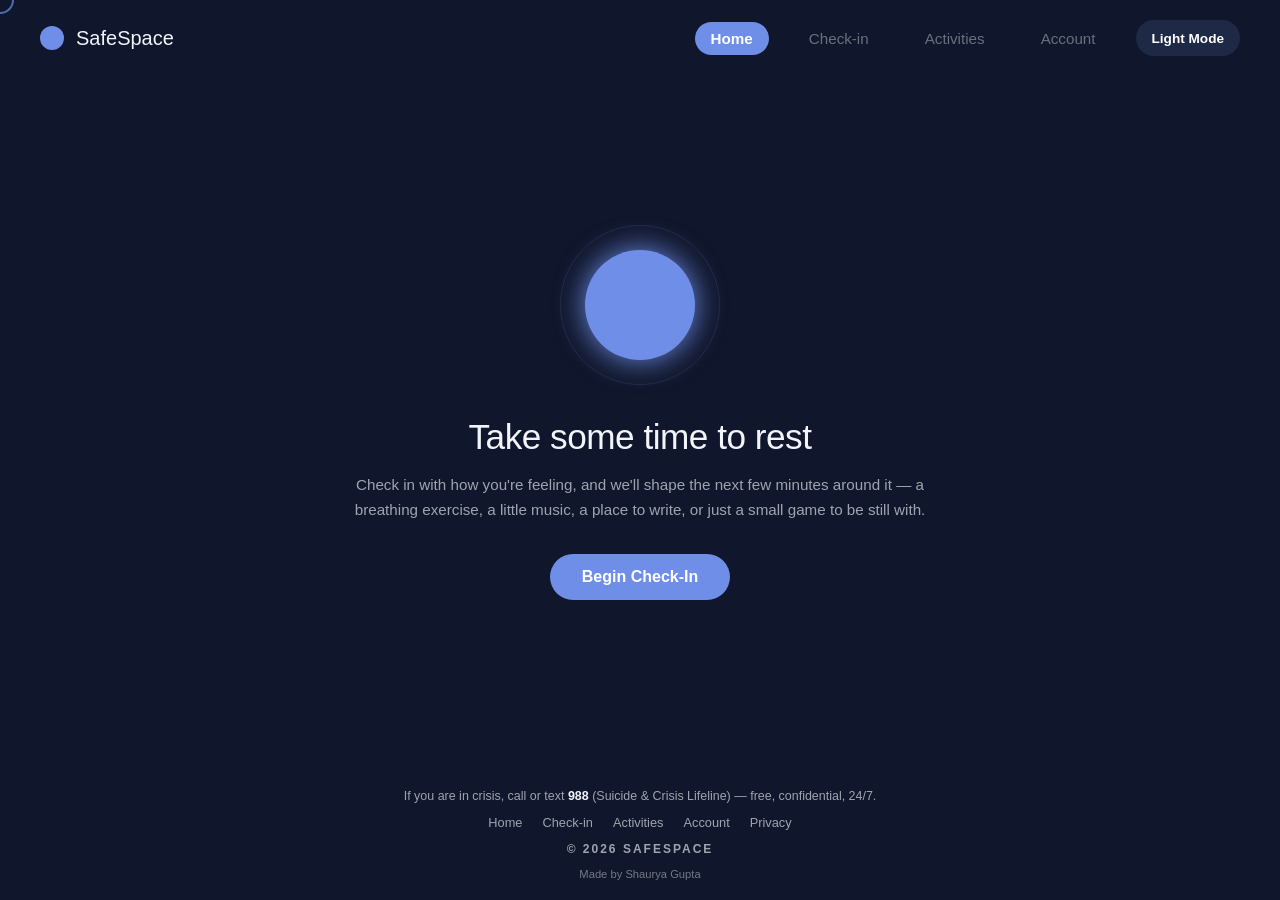
<file: index.html>
<!DOCTYPE html>
<html lang="en">
<head>
  <meta charset="UTF-8">
  <meta name="viewport" content="width=device-width, initial-scale=1.0">
  <title>SafeSpace — Home</title>
  <meta name="description" content="SafeSpace is a calm check-in space to pause, breathe, journal, and reset — a few quiet minutes shaped around how you're feeling.">

  <!-- Open Graph / Twitter Card: controls the title, description, and
       image shown when this page is shared as a link (iMessage, Slack,
       Discord, X, etc.). og:image points at a generated preview image
       (images/og-image.png) rather than a screenshot. -->
  <meta property="og:type" content="website">
  <meta property="og:site_name" content="SafeSpace">
  <meta property="og:title" content="SafeSpace — Take some time to rest">
  <meta property="og:description" content="A calm check-in space to pause, breathe, journal, and reset — a few quiet minutes shaped around how you're feeling.">
  <meta property="og:image" content="images/og-image.png">
  <meta name="twitter:card" content="summary_large_image">
  <meta name="twitter:title" content="SafeSpace — Take some time to rest">
  <meta name="twitter:description" content="A calm check-in space to pause, breathe, journal, and reset.">
  <meta name="twitter:image" content="images/og-image.png">

  <!-- Favicon: SVG for modern browsers, PNG fallbacks for older ones
       and for the iOS home-screen icon (apple-touch-icon). -->
  <link rel="icon" type="image/svg+xml" href="images/favicon.svg">
  <link rel="icon" type="image/png" sizes="32x32" href="images/favicon-32.png">
  <link rel="icon" type="image/png" sizes="16x16" href="images/favicon-16.png">
  <link rel="apple-touch-icon" href="images/apple-touch-icon.png">
  <link rel="manifest" href="site.webmanifest">
  <meta name="theme-color" content="#10162b">
  <link rel="stylesheet" href="style.css">
</head>
<body>

  <!-- This tiny script must stay inline (not moved into script.js) and
       must stay first in <body>: it runs synchronously before the
       browser paints anything, so a returning visitor in light mode
       never sees a flash of the default dark theme while script.js
       (which is `defer`red, and so runs later) catches up. -->
  <script>
    (function() {
      try {
        if (localStorage.getItem('safespace_theme') === 'light') {
          document.body.classList.add('light-theme');
        }
      } catch (e) {}
    })();
  </script>

  <!-- Custom Cursor Element (see script.js section 1 + style.css) -->
  <div class="custom-cursor"></div>

  <!-- Navigation Bar: shared markup/structure repeated on every page.
       #navToggleBtn is the mobile hamburger (hidden on desktop, see
       style.css); the three <span>s are its animated bars. -->
  <header class="navbar">
    <a href="index.html" class="logo" aria-label="SafeSpace home">
      <span class="logo-icon"></span>
      <span class="logo-text">SafeSpace</span>
    </a>
    <button id="navToggleBtn" class="nav-toggle" aria-label="Toggle navigation menu" aria-expanded="false">
      <span></span>
      <span></span>
      <span></span>
    </button>
    <nav class="nav-links">
      <a href="index.html" class="nav-item active">Home</a>
      <a href="check-in.html" class="nav-item">Check-in</a>
      <a href="activities.html" class="nav-item">Activities</a>
      <a href="account.html" class="nav-item">Account</a>
      <button id="themeToggleBtn" class="nav-btn" aria-label="Toggle theme">Light Mode</button>
    </nav>
  </header>

  <!-- Main Hero Section -->
  <main class="hero-container">
    <div class="circle-graphic">
      <div class="inner-circle"></div>
    </div>

    <h1 class="hero-title">Take some time to rest</h1>
    
    <p class="hero-description">
      Check in with how you're feeling, and we'll shape the next few minutes around it — a breathing exercise, a little music, a place to write, or just a small game to be still with.
    </p>

    <button id="checkInBtn" class="primary-btn">Begin Check-In</button>
  </main>

  <!-- Footer -->
  <footer class="footer">
    <p class="footer-crisis">If you are in crisis, call or text <strong>988</strong> (Suicide &amp; Crisis Lifeline) &mdash; free, confidential, 24/7.</p>
    <nav class="footer-links">
      <a href="index.html">Home</a>
      <a href="check-in.html">Check-in</a>
      <a href="activities.html">Activities</a>
      <a href="account.html">Account</a>
      <a href="privacy.html">Privacy</a>
    </nav>
    <p class="footer-copy">&copy; <span id="footerYear">2026</span> SAFESPACE</p>
    <p class="footer-credit">Made by Shaurya Gupta</p>
  </footer>

  <!-- `defer` lets the browser paint the page immediately instead of
       blocking on this download; it still runs (in order, before
       DOMContentLoaded) once parsing finishes. -->
  <script src="script.js" defer></script>
</body>
</html>
</file>
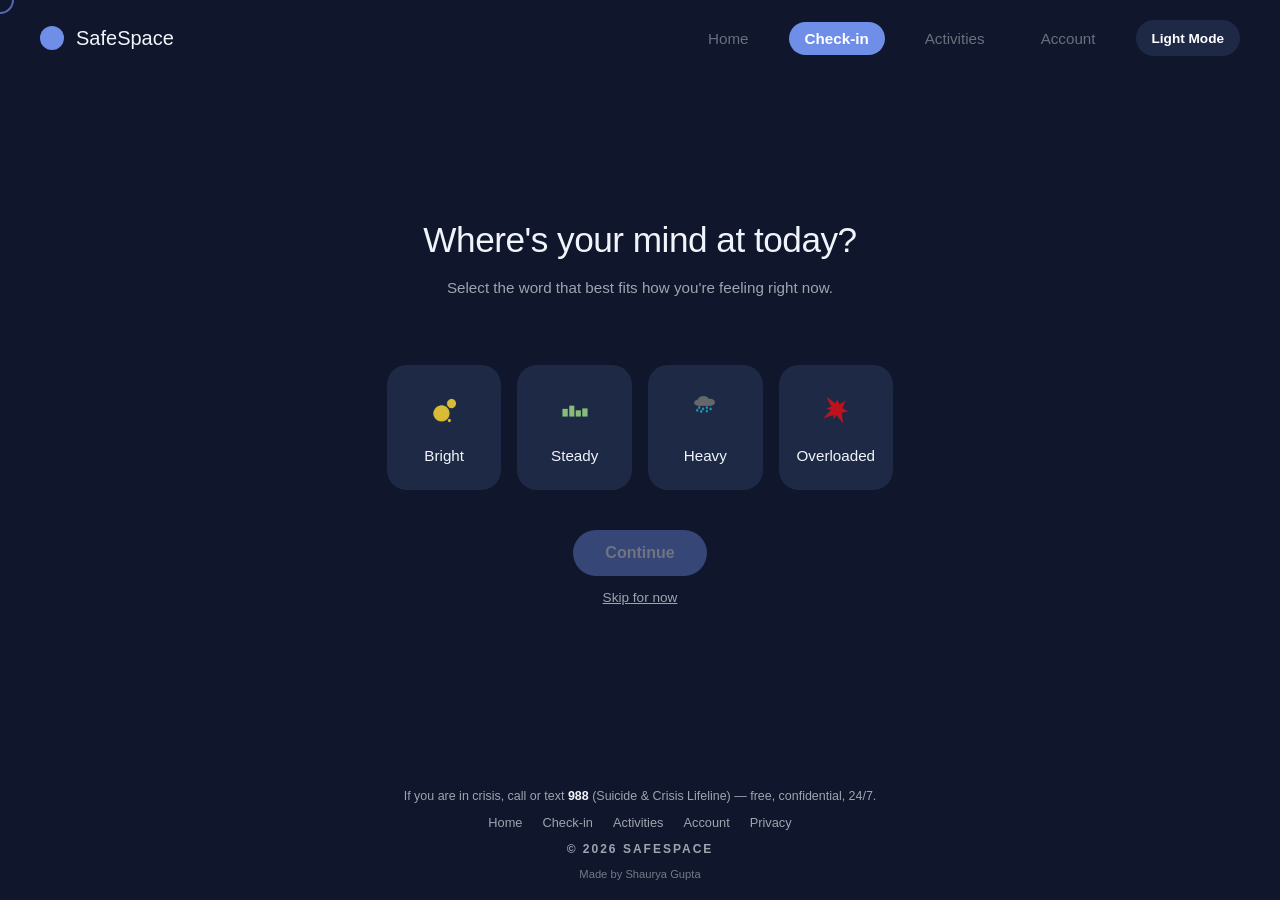
<file: check-in.html>
<!DOCTYPE html>
<html lang="en">
<head>
  <meta charset="UTF-8">
  <meta name="viewport" content="width=device-width, initial-scale=1.0">
  <title>SafeSpace — Check-In</title>
  <meta name="description" content="Check in with how you're feeling right now, and SafeSpace will shape the next few minutes around it.">

  <!-- Open Graph / Twitter Card (link previews) — see index.html for
       a fuller explanation of this block. -->
  <meta property="og:type" content="website">
  <meta property="og:site_name" content="SafeSpace">
  <meta property="og:title" content="SafeSpace — Check-In">
  <meta property="og:description" content="Check in with how you're feeling right now, and SafeSpace will shape the next few minutes around it.">
  <meta property="og:image" content="images/og-image.png">
  <meta name="twitter:card" content="summary_large_image">
  <meta name="twitter:title" content="SafeSpace — Check-In">
  <meta name="twitter:description" content="Check in with how you're feeling right now.">
  <meta name="twitter:image" content="images/og-image.png">
  <link rel="icon" type="image/svg+xml" href="images/favicon.svg">
  <link rel="icon" type="image/png" sizes="32x32" href="images/favicon-32.png">
  <link rel="icon" type="image/png" sizes="16x16" href="images/favicon-16.png">
  <link rel="apple-touch-icon" href="images/apple-touch-icon.png">
  <link rel="manifest" href="site.webmanifest">
  <meta name="theme-color" content="#10162b">
  <link rel="stylesheet" href="style.css">
</head>
<body>

  <script>
    // Applies the saved theme before first paint, avoiding a flash of the
    // default (dark) theme on every page navigation.
    (function() {
      try {
        if (localStorage.getItem('safespace_theme') === 'light') {
          document.body.classList.add('light-theme');
        }
      } catch (e) {}
    })();
  </script>

  <!-- Custom Cursor Element -->
  <div class="custom-cursor"></div>

  <!-- Navigation Bar -->
  <header class="navbar">
    <a href="index.html" class="logo" aria-label="SafeSpace home">
      <span class="logo-icon"></span>
      <span class="logo-text">SafeSpace</span>
    </a>
    <button id="navToggleBtn" class="nav-toggle" aria-label="Toggle navigation menu" aria-expanded="false">
      <span></span>
      <span></span>
      <span></span>
    </button>
    <nav class="nav-links">
      <a href="index.html" class="nav-item">Home</a>
      <a href="check-in.html" class="nav-item active">Check-in</a>
      <a href="activities.html" class="nav-item">Activities</a>
      <a href="account.html" class="nav-item">Account</a>
      <button id="themeToggleBtn" class="nav-btn" aria-label="Toggle theme">Light Mode</button>
    </nav>
  </header>

  <!-- Check-In Content Section -->
  <main class="hero-container check-in-container">
    <h1 class="hero-title">Where's your mind at today?</h1>
    <p class="hero-description">Select the word that best fits how you're feeling right now.</p>

    <!-- Emotion Selection Grid — clicking a card (script.js section 4)
         marks it .selected and enables "Continue". Each `data-emotion`
         value is saved to localStorage and read back on activities.html
         to tailor that page (see script.js section 5). -->
    <div class="emotion-grid">
      <button type="button" class="emotion-card" data-emotion="bright">
        <img id="bright_image" class="emotion-icon" src="images/bright.png" alt="Bright">
        <p>Bright</p>
      </button>

      <button type="button" class="emotion-card" data-emotion="steady">
        <img id="steady_image" class="emotion-icon" src="images/steady.png" alt="Steady">
        <p>Steady</p>
      </button>

      <button type="button" class="emotion-card" data-emotion="heavy">
        <img id="heavy_image" class="emotion-icon" src="images/heavy.png" alt="Heavy">
        <p>Heavy</p>
      </button>

      <button type="button" class="emotion-card" data-emotion="overloaded">
        <img id="overloaded_image" class="emotion-icon" src="images/overloaded.png" alt="Overloaded">
        <p>Overloaded</p>
      </button>
    </div>

    <!-- Disabled until a mood card above is clicked. -->
    <button id="submitCheckInBtn" class="primary-btn" disabled>Continue</button>
    <!-- Skips straight to Activities with no mood saved (clears any
         previous selection too). -->
    <button id="skipCheckInBtn" class="skip-btn" type="button">Skip for now</button>
  </main>

  <!-- Footer -->
  <footer class="footer">
    <p class="footer-crisis">If you are in crisis, call or text <strong>988</strong> (Suicide &amp; Crisis Lifeline) &mdash; free, confidential, 24/7.</p>
    <nav class="footer-links">
      <a href="index.html">Home</a>
      <a href="check-in.html">Check-in</a>
      <a href="activities.html">Activities</a>
      <a href="account.html">Account</a>
      <a href="privacy.html">Privacy</a>
    </nav>
    <p class="footer-copy">&copy; <span id="footerYear">2026</span> SAFESPACE</p>
    <p class="footer-credit">Made by Shaurya Gupta</p>
  </footer>

  <script src="script.js" defer></script>
</body>
</html>
</file>
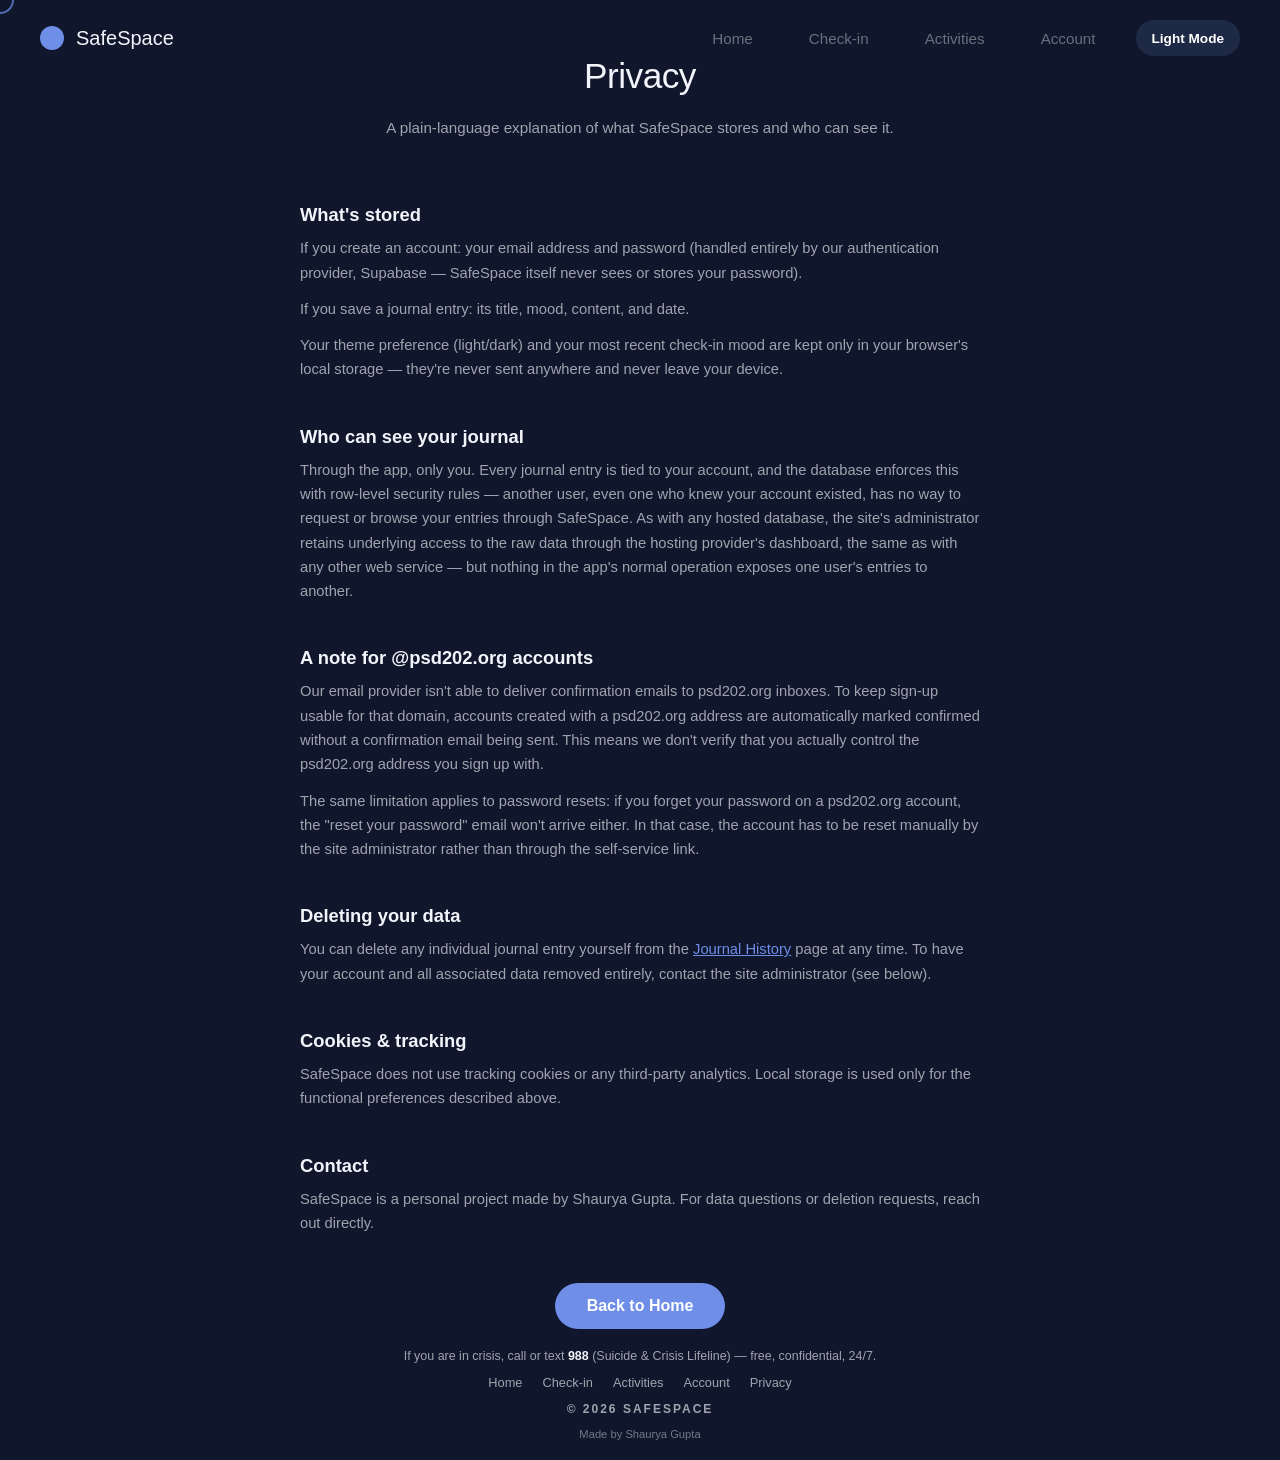
<file: privacy.html>
<!DOCTYPE html>
<html lang="en">
<head>
  <meta charset="UTF-8">
  <meta name="viewport" content="width=device-width, initial-scale=1.0">
  <title>SafeSpace — Privacy</title>
  <meta name="description" content="What SafeSpace stores, who can see it, and how to delete it.">
  <link rel="icon" type="image/svg+xml" href="images/favicon.svg">
  <link rel="icon" type="image/png" sizes="32x32" href="images/favicon-32.png">
  <link rel="icon" type="image/png" sizes="16x16" href="images/favicon-16.png">
  <link rel="apple-touch-icon" href="images/apple-touch-icon.png">
  <link rel="manifest" href="site.webmanifest">
  <meta name="theme-color" content="#10162b">
  <link rel="stylesheet" href="style.css">
</head>
<body>

  <script>
    // Applies the saved theme before first paint, avoiding a flash of the
    // default (dark) theme on every page navigation.
    (function() {
      try {
        if (localStorage.getItem('safespace_theme') === 'light') {
          document.body.classList.add('light-theme');
        }
      } catch (e) {}
    })();
  </script>

  <!-- Custom Cursor Element -->
  <div class="custom-cursor"></div>

  <!-- Navigation Bar -->
  <header class="navbar">
    <a href="index.html" class="logo" aria-label="SafeSpace home">
      <span class="logo-icon"></span>
      <span class="logo-text">SafeSpace</span>
    </a>
    <button id="navToggleBtn" class="nav-toggle" aria-label="Toggle navigation menu" aria-expanded="false">
      <span></span>
      <span></span>
      <span></span>
    </button>
    <nav class="nav-links">
      <a href="index.html" class="nav-item">Home</a>
      <a href="check-in.html" class="nav-item">Check-in</a>
      <a href="activities.html" class="nav-item">Activities</a>
      <a href="account.html" class="nav-item">Account</a>
      <button id="themeToggleBtn" class="nav-btn" aria-label="Toggle theme">Light Mode</button>
    </nav>
  </header>

  <main class="hero-container policy-page">
    <h1 class="hero-title">Privacy</h1>
    <p class="hero-description">A plain-language explanation of what SafeSpace stores and who can see it.</p>

    <section class="policy-section">
      <h2>What's stored</h2>
      <p>If you create an account: your email address and password (handled entirely by our authentication provider, Supabase — SafeSpace itself never sees or stores your password).</p>
      <p>If you save a journal entry: its title, mood, content, and date.</p>
      <p>Your theme preference (light/dark) and your most recent check-in mood are kept only in your browser's local storage — they're never sent anywhere and never leave your device.</p>
    </section>

    <section class="policy-section">
      <h2>Who can see your journal</h2>
      <p>Through the app, only you. Every journal entry is tied to your account, and the database enforces this with row-level security rules — another user, even one who knew your account existed, has no way to request or browse your entries through SafeSpace. As with any hosted database, the site's administrator retains underlying access to the raw data through the hosting provider's dashboard, the same as with any other web service — but nothing in the app's normal operation exposes one user's entries to another.</p>
    </section>

    <section class="policy-section">
      <h2>A note for @psd202.org accounts</h2>
      <p>Our email provider isn't able to deliver confirmation emails to psd202.org inboxes. To keep sign-up usable for that domain, accounts created with a psd202.org address are automatically marked confirmed without a confirmation email being sent. This means we don't verify that you actually control the psd202.org address you sign up with.</p>
      <p>The same limitation applies to password resets: if you forget your password on a psd202.org account, the "reset your password" email won't arrive either. In that case, the account has to be reset manually by the site administrator rather than through the self-service link.</p>
    </section>

    <section class="policy-section">
      <h2>Deleting your data</h2>
      <p>You can delete any individual journal entry yourself from the <a href="journal-history.html">Journal History</a> page at any time. To have your account and all associated data removed entirely, contact the site administrator (see below).</p>
    </section>

    <section class="policy-section">
      <h2>Cookies &amp; tracking</h2>
      <p>SafeSpace does not use tracking cookies or any third-party analytics. Local storage is used only for the functional preferences described above.</p>
    </section>

    <section class="policy-section">
      <h2>Contact</h2>
      <p>SafeSpace is a personal project made by Shaurya Gupta. For data questions or deletion requests, reach out directly.</p>
    </section>

    <a href="index.html" class="primary-btn">Back to Home</a>
  </main>

  <footer class="footer">
    <p class="footer-crisis">If you are in crisis, call or text <strong>988</strong> (Suicide &amp; Crisis Lifeline) &mdash; free, confidential, 24/7.</p>
    <nav class="footer-links">
      <a href="index.html">Home</a>
      <a href="check-in.html">Check-in</a>
      <a href="activities.html">Activities</a>
      <a href="account.html">Account</a>
      <a href="privacy.html">Privacy</a>
    </nav>
    <p class="footer-copy">&copy; <span id="footerYear">2026</span> SAFESPACE</p>
    <p class="footer-credit">Made by Shaurya Gupta</p>
  </footer>

  <script src="script.js" defer></script>
</body>
</html>
</file>
<file: style.css>
/* ==========================================================
   SafeSpace — design tokens
   A softer, low-saturation blue/indigo palette (chosen for a
   calmer, easier-on-the-eyes feel than the original saturated
   navy + hot pink/maroon scheme).
   Light: 60% #f7f8fc · 30% #e4e9f5 · 10% #4a67c4
   Dark:  60% #10162b · 30% #1e2a45 · 10% #6e8ee8

   Every color in this file is one of the CSS variables below (never a
   hardcoded hex, aside from a few one-off overlays like button shadows).
   That's what lets the whole site swap between dark/light instantly —
   see script.js section 2 for how `.light-theme` gets toggled.
   ========================================================== */

:root {
  /* Default Dark Mode */
  --bg-color: #10162b;      /* 60% Dominant */
  --surface-color: #1e2a45; /* 30% Secondary */
  --accent-color: #6e8ee8;  /* 10% Accent */
  --text-main: #f1f4fa;
  --text-muted: rgba(241, 244, 250, 0.64);
  --nav-inactive: rgba(241, 244, 250, 0.4);
  --success-color: #8fe3ab;
  --error-color: #ffb3b3;
}

body.light-theme {
  /* Light Mode — overrides the same variable names above */
  --bg-color: #f7f8fc;      /* 60% Dominant */
  --surface-color: #e4e9f5; /* 30% Secondary */
  --accent-color: #4a67c4;  /* 10% Accent */
  --text-main: #1e2333;
  --text-muted: rgba(30, 35, 51, 0.64);
  --nav-inactive: #6b7a99;
  --success-color: #1f8a4c;
  --error-color: #c62f2f;
}

/* Global reset: strip default browser margins/padding and use the
   border-box model everywhere, so `width` + `padding` never surprise us. */
* {
  margin: 0;
  padding: 0;
  box-sizing: border-box;
  font-family: -apple-system, BlinkMacSystemFont, "Segoe UI", Roboto, Helvetica, Arial, sans-serif;
}

/* Some elements set their own `display` (flex/grid) via a class, which as
   author CSS otherwise overrides the browser's default `[hidden]` rule. */
[hidden] {
  display: none !important;
}

html {
  /* Belt-and-suspenders against any child element accidentally causing a
     horizontal scrollbar (nothing on the page should intentionally need
     one). */
  overflow-x: hidden;
  width: 100%;
}

body {
  background-color: var(--bg-color);
  color: var(--text-main);
  min-height: 100vh;
  width: 100%;
  /* Every page is one big vertical flex column: navbar at top, footer at
     bottom, main content pushed to fill the space between via
     `justify-content: space-between`. */
  display: flex;
  flex-direction: column;
  justify-content: space-between;
  align-items: center;
  padding: 20px 40px;
  overflow-x: hidden;
  transition: background-color 0.3s ease, color 0.3s ease;
  cursor: none; /* Hides standard OS cursor */
}

a, button {
  cursor: none; /* Keeps custom cursor active on interactive elements */
}

/* Touch devices have no mouse to drive the custom cursor, so it would
   otherwise sit frozen in the top-left corner. Fall back to the native
   pointer there. */
@media (hover: none) {
  body,
  a,
  button {
    cursor: auto;
  }

  .custom-cursor {
    display: none;
  }
}

/* Custom Cursor Styling — this div is repositioned to follow the real
   mouse in script.js section 1 (a `mousemove` listener updates its
   `left`/`top`), which is why the OS cursor is hidden above. */
.custom-cursor {
  width: 28px;
  height: 28px;
  border: 2px solid var(--accent-color);
  border-radius: 50%;
  position: fixed;
  top: 0;
  left: 0;
  pointer-events: none;
  z-index: 9999;
  opacity: 0.7;
  transform: translate(-50%, -50%);
  transition: transform 0.08s ease-out, background-color 0.3s ease, border-color 0.3s ease;
}

/* ==========================================================
   Navbar
   ========================================================== */

.navbar {
  width: 100%;
  display: flex;
  justify-content: space-between;
  align-items: center;
  position: relative; /* anchors the mobile dropdown nav-links below */
}

.logo {
  display: flex;
  align-items: center;
  gap: 12px;
  font-size: 1.25rem;
  font-weight: 500;
  margin-right: auto;
  text-decoration: none;
  color: var(--text-main);
  border-radius: 12px;
  transition: opacity 0.2s ease;
}

.logo:hover {
  opacity: 0.85;
}

.logo-icon {
  width: 24px;
  height: 24px;
  background-color: var(--accent-color);
  border-radius: 50%;
  display: inline-block;
  transition: background-color 0.3s ease;
}

.nav-links {
  display: flex;
  align-items: center;
  gap: 24px;
}

.nav-item {
  color: var(--nav-inactive);
  text-decoration: none;
  font-size: 0.95rem;
  padding: 8px 16px;
  border-radius: 20px;
  transition: all 0.2s ease;
}

.nav-item.active {
  background-color: var(--accent-color);
  color: #ffffff;
  font-weight: 600;
}

.nav-item:hover:not(.active) {
  color: var(--text-main);
}

.nav-btn {
  padding: 0 16px;
  height: 36px;
  background-color: var(--surface-color);
  color: #ffffff;
  border: none;
  border-radius: 20px;
  font-size: 0.85rem;
  font-weight: 600;
  transition: background-color 0.3s ease;
}

.nav-btn:hover {
  opacity: 0.9;
}

/* Mobile Nav Toggle (hamburger) — hidden by default, shown only under
   the 700px breakpoint near the bottom of this file. The three <span>
   bars animate into an "X" via the `.open` class (toggled in script.js
   section 1c). */
.nav-toggle {
  display: none;
  flex-direction: column;
  justify-content: center;
  align-items: center;
  gap: 5px;
  width: 40px;
  height: 40px;
  background: transparent;
  border: none;
  border-radius: 10px;
  flex-shrink: 0;
}

.nav-toggle span {
  display: block;
  width: 22px;
  height: 2px;
  background-color: var(--text-main);
  border-radius: 2px;
  transition: transform 0.25s ease, opacity 0.2s ease;
}

.nav-toggle.open span:nth-child(1) {
  transform: translateY(7px) rotate(45deg);
}

.nav-toggle.open span:nth-child(2) {
  opacity: 0;
}

.nav-toggle.open span:nth-child(3) {
  transform: translateY(-7px) rotate(-45deg);
}

/* ==========================================================
   Shared Hero/Page Layout
   Every page's <main> uses .hero-container (or a page-specific
   variant that extends it, like .check-in-container) to center its
   content in a single narrow column.
   ========================================================== */

.hero-container {
  display: flex;
  flex-direction: column;
  align-items: center;
  text-align: center;
  max-width: 580px;
  margin: auto 0;
}

/* The pulsing accent circle on the homepage. */
.circle-graphic {
  width: 160px;
  height: 160px;
  border-radius: 50%;
  border: 1px solid var(--surface-color);
  display: flex;
  justify-content: center;
  align-items: center;
  margin-bottom: 32px;
}

.inner-circle {
  width: 110px;
  height: 110px;
  background-color: var(--accent-color);
  border-radius: 50%;
  box-shadow: 0 0 30px var(--accent-color);
  transition: background-color 0.3s ease, box-shadow 0.3s ease;
}

.hero-title {
  font-size: 2.2rem;
  font-weight: 400;
  margin-bottom: 16px;
  letter-spacing: -0.5px;
}

.hero-description {
  font-size: 0.95rem;
  line-height: 1.6;
  color: var(--text-muted);
  margin-bottom: 32px;
}

/* ==========================================================
   Buttons
   ========================================================== */

.primary-btn {
  background-color: var(--accent-color);
  color: #ffffff;
  font-size: 1rem;
  font-weight: 600;
  padding: 14px 32px;
  border: none;
  border-radius: 28px;
  transition: transform 0.2s ease, opacity 0.2s ease, background-color 0.3s ease;
}

/* .primary-btn is normally a <button>, but a few places (like the 404
   page's "Back to Home") reuse it on an <a> instead — anchors default
   to `display: inline` and no underline-removal, so this fixes both. */
a.primary-btn {
  display: inline-block;
  text-decoration: none;
}

.secondary-btn {
  background-color: rgba(20, 86, 219, 0.832);
  color: #ffffff;
  font-size: 0.95rem;
  padding: 12px 18px;
  width: 220px;
  max-width: 100%;
  border: 1px solid rgba(18, 71, 245, 0.47);
  text-align: center;
  border-radius: 24px;
  text-decoration: none;
  display: inline-block;
}

.secondary-btn:hover {
  background-color: rgba(18, 71, 245, 0.7);
}

.primary-btn:hover {
  opacity: 0.9;
  transform: translateY(-1px);
}

/* ==========================================================
   Footer
   ========================================================== */

.footer {
  display: flex;
  flex-direction: column;
  align-items: center;
  gap: 12px;
  margin-top: 20px;
}

.footer-links {
  display: flex;
  flex-wrap: wrap;
  justify-content: center;
  gap: 20px;
}

.footer-links a {
  color: var(--text-muted);
  text-decoration: none;
  font-size: 0.8rem;
  transition: color 0.2s ease;
}

.footer-links a:hover {
  color: var(--text-main);
}

/* "© <year> SAFESPACE" - the year itself is filled in by script.js
   section 1b so it never goes stale. */
.footer-copy {
  font-size: 0.75rem;
  letter-spacing: 2px;
  color: var(--text-muted);
  font-weight: 700;
}

.footer-credit {
  font-size: 0.7rem;
  color: var(--text-muted);
  opacity: 0.7;
}

.footer-crisis {
  font-size: 0.78rem;
  color: var(--text-muted);
  text-align: center;
  max-width: 480px;
}

.footer-crisis strong {
  color: var(--text-main);
}

/* ==========================================================
   Check-In Page Styles
   ========================================================== */

.check-in-container {
  max-width: 680px;
}

.emotion-grid {
  display: grid;
  grid-template-columns: repeat(4, 1fr);
  gap: 16px;
  width: 100%;
  margin: 32px 0 40px;
}

@media (max-width: 600px) {
  .emotion-grid {
    grid-template-columns: repeat(2, 1fr);
  }
}

.emotion-card {
  background-color: var(--surface-color);
  border: 2px solid transparent;
  border-radius: 20px;
  padding: 24px 16px;
  display: flex;
  flex-direction: column;
  align-items: center;
  gap: 16px;
  color: var(--text-main);
  font-size: 0.95rem;
  font-weight: 500;
  transition: transform 0.2s ease, border-color 0.2s ease, background-color 0.3s ease;
}

.emotion-card:hover {
  transform: translateY(-3px);
  border-color: var(--accent-color);
}

/* Applied by script.js section 4 when a card is clicked. */
.emotion-card.selected {
  border-color: var(--accent-color);
  background-color: rgba(255, 255, 255, 0.08);
  box-shadow: 0 0 20px rgba(0, 0, 0, 0.15);
}

.emotion-card img,
.emotion-icon {
  width: 40px;
  height: 40px;
  max-width: 100%;
  object-fit: contain;
  background-color: transparent;
  opacity: 0.85;
  transition: opacity 0.2s ease, transform 0.2s ease;
}

.emotion-card:hover .emotion-icon,
.emotion-card:hover img,
.emotion-card.selected .emotion-icon,
.emotion-card.selected img {
  opacity: 1;
  transform: scale(1.1);
}

/* The check-in "Continue" button starts disabled until a mood is
   picked (see script.js section 4). */
.primary-btn:disabled {
  opacity: 0.4;
  cursor: not-allowed;
  transform: none;
}

.skip-btn {
  background: transparent;
  border: none;
  color: var(--text-muted);
  font-size: 0.85rem;
  margin-top: 14px;
  text-decoration: underline;
  transition: color 0.2s ease, opacity 0.2s ease;
}

.skip-btn:hover {
  color: var(--text-main);
  opacity: 0.9;
}

/* ==========================================================
   Activities Page Styles
   ========================================================== */

.activities-container {
  max-width: 900px;
  width: 100%;
  margin: 40px auto;
}

.activity-header {
  margin-bottom: 32px;
  text-align: center;
}

.crisis-note {
  margin-top: 16px;
  padding: 12px 20px;
  background-color: var(--surface-color);
  border-radius: 14px;
  font-size: 0.85rem;
  color: var(--text-muted);
  max-width: 480px;
  margin-left: auto;
  margin-right: auto;
}

.crisis-note strong {
  color: var(--text-main);
}

.activities-grid {
  display: flex;
  flex-direction: column;
  gap: 32px;
  width: 100%;
}

.activity-card {
  background-color: var(--surface-color);
  border-radius: 24px;
  padding: 32px;
  text-align: center;
  display: flex;
  flex-direction: column;
  align-items: center;
  gap: 16px;
  border: 2px solid transparent;
  transition: border-color 0.3s ease, transform 0.3s ease;
}

/* Highlights the activity card recommended for the mood picked during
   check-in (see script.js section 5). */
.activity-card.recommended {
  border-color: var(--accent-color);
  box-shadow: 0 0 24px rgba(77, 77, 255, 0.2);
}

/* Hidden by default; script.js only ever adds `.recommended` to the
   one card it picked (see script.js section 5), and this rule reveals
   that card's badge to match. */
.recommended-badge {
  display: none;
  align-self: flex-start;
  background-color: var(--accent-color);
  color: #ffffff;
  font-size: 0.8rem;
  font-weight: 600;
  padding: 4px 14px;
  border-radius: 12px;
}

.activity-card.recommended .recommended-badge {
  display: inline-block;
}

.activity-card h2 {
  font-size: 1.5rem;
  font-weight: 500;
}

.activity-desc {
  font-size: 0.9rem;
  color: var(--text-muted);
  max-width: 480px;
}

/* Box Breathing Widget — the circle's grow/shrink animation comes from
   the `.inhale` / `.exhale` classes toggled in script.js section 6. */
.breathing-widget {
  display: flex;
  flex-direction: column;
  align-items: center;
  gap: 20px;
  margin-top: 12px;
}

.breathing-circle-outer {
  width: 140px;
  height: 140px;
  border-radius: 50%;
  border: 1px dashed var(--accent-color);
  display: flex;
  align-items: center;
  justify-content: center;
}

.breathing-circle-inner {
  width: 50px;
  height: 50px;
  border-radius: 50%;
  background-color: var(--accent-color);
  transition: transform 4s linear, opacity 0.3s ease;
  transform: scale(1);
}

.breathing-circle-inner.inhale {
  transform: scale(2.4);
}

.breathing-circle-inner.exhale {
  transform: scale(1);
}

.breath-text {
  font-size: 1.1rem;
  font-weight: 500;
  min-height: 28px;
}

/* Mindful Movement Widget — logic in script.js section 7 */
.movement-widget {
  display: flex;
  flex-direction: column;
  align-items: center;
  gap: 16px;
  margin-top: 12px;
}

.movement-prompt {
  font-size: 1.05rem;
  font-weight: 500;
  max-width: 420px;
  line-height: 1.5;
  min-height: 52px;
}

/* Holds one of the small stick-figure SVGs injected by script.js
   section 7. `color` drives the SVGs' stroke/fill since they're drawn
   with currentColor, so they automatically match the accent color in
   both themes. Empty (0 height) until a movement is picked. */
.movement-icon {
  width: 84px;
  color: var(--accent-color);
}

.movement-icon svg {
  display: block;
  width: 100%;
  height: auto;
}

/* Journaling Section — NOTE: this styled an older free-text auto-save
   textarea (#journalInput) that has since been replaced by the
   Supabase-backed Reflective Journal form (.demo-entry-form below).
   No HTML on the site currently uses these two rules; left in place
   in case that simpler local-only journaling mode comes back. */
#journalInput {
  width: 100%;
  min-height: 140px;
  background-color: var(--bg-color);
  color: var(--text-main);
  border: 1px solid var(--accent-color);
  border-radius: 16px;
  padding: 16px;
  font-size: 0.95rem;
  line-height: 1.5;
  resize: vertical;
  outline: none;
}

#journalInput:focus {
  border-width: 2px;
}

.saved-status {
  font-size: 0.75rem;
  color: var(--text-muted);
  align-self: flex-end;
}

/* Affirmations Section */
.affirmation-box {
  background-color: var(--bg-color);
  padding: 24px;
  border-radius: 16px;
  width: 100%;
  max-width: 540px;
  font-style: italic;
  font-size: 1.05rem;
  line-height: 1.5;
}

/* Reflective Journal form (activities.html) — also reused for the
   login/signup form on account.html and the password-reset form. */
.demo-entry-form {
  width: 100%;
  max-width: 540px;
  display: flex;
  flex-direction: column;
  gap: 16px;
  text-align: left;
}

.demo-entry-form .secondary-btn {
  align-self: center;
  margin: 0 auto 0 auto;
}

.demo-entry-form label {
  display: flex;
  flex-direction: column;
  gap: 8px;
  color: var(--text-main);
  font-size: 0.9rem;
}

.demo-entry-form input,
.demo-entry-form select,
.demo-entry-form textarea {
  background-color: var(--bg-color);
  color: var(--text-main);
  border: 1px solid var(--accent-color);
  border-radius: 12px;
  padding: 12px 14px;
  font: inherit;
}

.demo-entry-form textarea {
  min-height: 100px;
  resize: vertical;
}

/* Shared status-message line under forms (journal save, login/signup,
   password reset). Plain/muted by default; script.js's `setStatus()`
   helper adds .status-success or .status-error as needed. */
.demo-status {
  min-height: 20px;
  font-size: 0.8rem;
  color: var(--text-muted);
}

.demo-status.status-success {
  color: var(--success-color);
}

.demo-status.status-error {
  color: var(--error-color);
}

/* Spotify Container — sized to match the embed's fixed 352px height so
   nothing jumps when the skeleton (below) is swapped out for the
   real iframe. */
.spotify-container {
  position: relative;
  width: 100%;
  max-width: 540px;
  min-height: 352px;
}

.spotify-container iframe {
  position: relative;
  z-index: 1;
}

/* p5.js Game Container */
.game-container {
  position: relative;
  width: 100%;
  min-height: 300px;
  background-color: var(--bg-color);
  border-radius: 16px;
  display: flex;
  justify-content: center;
  align-items: center;
  overflow: hidden;
}

/* Responsive p5 Canvas Styling — the canvas itself is a fixed 1000x1000
   pixels (see script.js section 9), scaled down to fit its container. */
.game-container canvas {
  width: 100% !important;
  height: auto !important;
  max-width: 600px;
  border-radius: 12px;
  display: block;
  /* Stops touch drags/holds on the canvas from scrolling or zooming the
     page, so tap-and-hold-to-push (script.js section 9) works cleanly
     on mobile. */
  touch-action: none;
}

/* Skeleton loaders (Spotify + game canvas) — a soft pulse rather than a
   sweeping shimmer, to stay consistent with a calm, low-stimulation feel.
   Removed from the DOM by script.js once the real content is ready. */
.skeleton {
  border-radius: 16px;
  background-color: var(--surface-color);
  background-image: linear-gradient(
    90deg,
    transparent 0%,
    rgba(255, 255, 255, 0.08) 50%,
    transparent 100%
  );
  background-repeat: no-repeat;
  background-size: 200% 100%;
  animation: skeleton-pulse 2.2s ease-in-out infinite;
}

.skeleton-spotify {
  position: absolute;
  inset: 0;
  z-index: 2; /* sits above the iframe underneath it */
}

.skeleton-game {
  position: absolute;
  inset: 0;
}

@keyframes skeleton-pulse {
  0% {
    background-position: -150% 0;
    opacity: 0.7;
  }
  50% {
    opacity: 1;
  }
  100% {
    background-position: 150% 0;
    opacity: 0.7;
  }
}

/* Respect users who've asked their OS for less motion. */
@media (prefers-reduced-motion: reduce) {
  .skeleton {
    animation: none;
    opacity: 0.85;
  }
}

/* ==========================================================
   Journal History Page
   ========================================================== */

.journal-history-page {
  width: 100%;
  max-width: 920px;
  margin: 32px auto;
}

.journal-history-header {
  margin-bottom: 28px;
  text-align: center;
}

.journal-history-panel {
  width: 100%;
  background-color: var(--surface-color);
  border-radius: 28px;
  padding: 28px;
}

.journal-history-list {
  display: grid;
  gap: 22px;
}

.empty-state {
  color: var(--text-muted);
  font-size: 0.9rem;
  text-align: center;
}

.journal-history-item {
  background-color: var(--bg-color);
  border: 1px solid rgba(255, 255, 255, 0.08);
  border-radius: 20px;
  padding: 22px;
  text-align: left;
}

.journal-history-item-header {
  display: flex;
  justify-content: space-between;
  align-items: center;
  gap: 16px;
  margin-bottom: 16px;
}

.journal-history-date {
  color: var(--text-muted);
  font-size: 0.9rem;
  font-weight: 600;
}

.mood-sticker {
  min-width: 48px;
  min-height: 48px;
  display: flex;
  align-items: center;
  justify-content: center;
}

.mood-sticker img {
  width: 38px;
  height: 38px;
  object-fit: contain;
  border-radius: 12px;
  border: 1px solid rgba(255, 255, 255, 0.12);
}

.journal-history-title {
  font-size: 1.2rem;
  margin-bottom: 12px;
}

.journal-history-content {
  line-height: 1.75;
  color: var(--text-main);
  white-space: pre-wrap;
}

.journal-history-actions {
  display: flex;
  gap: 16px;
  margin-top: 12px;
}

.journal-history-actions .skip-btn {
  margin-top: 0;
}

/* Edit form, swapped in for .journal-view when "Edit" is clicked. */
.journal-edit-form {
  display: flex;
  flex-direction: column;
  gap: 12px;
}

.journal-edit-form input,
.journal-edit-form select,
.journal-edit-form textarea {
  background-color: var(--bg-color);
  color: var(--text-main);
  border: 1px solid var(--accent-color);
  border-radius: 12px;
  padding: 10px 12px;
  font: inherit;
  width: 100%;
}

.journal-edit-form textarea {
  resize: vertical;
  min-height: 80px;
}

.journal-edit-actions {
  display: flex;
  align-items: center;
  gap: 16px;
}

.journal-edit-actions .skip-btn {
  margin-top: 0;
}

/* Mood breakdown (journal-history.html) — a small "count per mood"
   summary. Identity is carried entirely by the mood icon (the same
   ones used on the check-in page and next to each entry above), never
   by bar color, so every bar is just the site's accent color at a
   different length — no separate categorical palette needed. */
.mood-breakdown {
  display: flex;
  flex-direction: column;
  gap: 10px;
  margin-bottom: 24px;
  padding: 20px;
  background-color: var(--bg-color);
  border-radius: 20px;
}

.mood-breakdown-row {
  display: grid;
  grid-template-columns: 22px 70px 1fr 20px;
  align-items: center;
  gap: 12px;
}

.mood-breakdown-icon {
  width: 22px;
  height: 22px;
  object-fit: contain;
}

.mood-breakdown-label {
  font-size: 0.85rem;
  color: var(--text-muted);
  text-align: left;
}

.mood-breakdown-track {
  height: 10px;
  background-color: var(--surface-color);
  border-radius: 6px;
  overflow: hidden;
}

.mood-breakdown-fill {
  height: 100%;
  min-width: 4px;
  background-color: var(--accent-color);
  border-radius: 6px;
  transition: width 0.3s ease;
}

.mood-breakdown-count {
  font-size: 0.85rem;
  font-weight: 600;
  text-align: right;
}

#returnActivitiesBtn {
  margin-top: 24px;
  width: 100%;
  max-width: 320px;
}

/* ==========================================================
   Account & Auth Gate Styles
   Shared by account.html (login/signup), the Reflective Journal card's
   login prompt, and the journal history page's login prompt. An
   "auth gate" is just a short message + a link to account.html shown
   in place of content that requires being logged in.
   ========================================================== */

.account-container {
  max-width: 480px;
}

.account-panel {
  display: flex;
  flex-direction: column;
  align-items: center;
  width: 100%;
}

.account-form {
  width: 100%;
}

.account-actions {
  display: flex;
  flex-direction: column;
  align-items: center;
  gap: 16px;
  width: 100%;
}

.auth-gate {
  display: flex;
  flex-direction: column;
  align-items: center;
  gap: 16px;
}

/* ==========================================================
   404 Page Styles
   ========================================================== */

.error-container {
  max-width: 480px;
}

/* ==========================================================
   Privacy Policy Page
   ========================================================== */

.policy-page {
  max-width: 680px;
  gap: 4px;
}

.policy-section {
  width: 100%;
  text-align: left;
  margin-top: 28px;
}

.policy-section h2 {
  font-size: 1.15rem;
  font-weight: 600;
  margin-bottom: 10px;
}

.policy-section p {
  font-size: 0.92rem;
  line-height: 1.65;
  color: var(--text-muted);
  margin-bottom: 12px;
}

.policy-section a {
  color: var(--accent-color);
}

.policy-page > .primary-btn {
  margin-top: 32px;
}

.error-code {
  font-size: 5rem;
  font-weight: 600;
  color: var(--accent-color);
  line-height: 1;
  margin-bottom: 8px;
}

/* ==========================================================
   Mobile Optimization
   ========================================================== */

@media (max-width: 700px) {
  .nav-toggle {
    display: flex;
  }

  /* Collapses the inline nav-links into a dropdown card anchored under
     the navbar; `.open` (toggled in script.js section 1c) expands it. */
  .nav-links {
    position: absolute;
    top: calc(100% + 12px);
    left: 0;
    right: 0;
    flex-direction: column;
    align-items: stretch;
    gap: 8px;
    background-color: var(--surface-color);
    border-radius: 16px;
    padding: 16px;
    box-shadow: 0 12px 30px rgba(0, 0, 0, 0.25);
    max-height: 0;
    opacity: 0;
    overflow: hidden;
    pointer-events: none;
    transition: max-height 0.3s ease, opacity 0.2s ease, padding 0.3s ease;
    z-index: 20;
  }

  .nav-links.open {
    max-height: 320px;
    opacity: 1;
    padding: 16px;
    pointer-events: auto;
  }

  .nav-item,
  .nav-btn {
    width: 100%;
    text-align: center;
  }
}

@media (max-width: 600px) {
  body {
    padding: 16px 20px;
  }

  .hero-title {
    font-size: 1.75rem;
  }

  .hero-description {
    font-size: 0.9rem;
  }

  .activity-card {
    padding: 24px 18px;
  }

  .journal-history-panel {
    padding: 20px;
  }

  .error-code {
    font-size: 3.5rem;
  }
}
</file>
